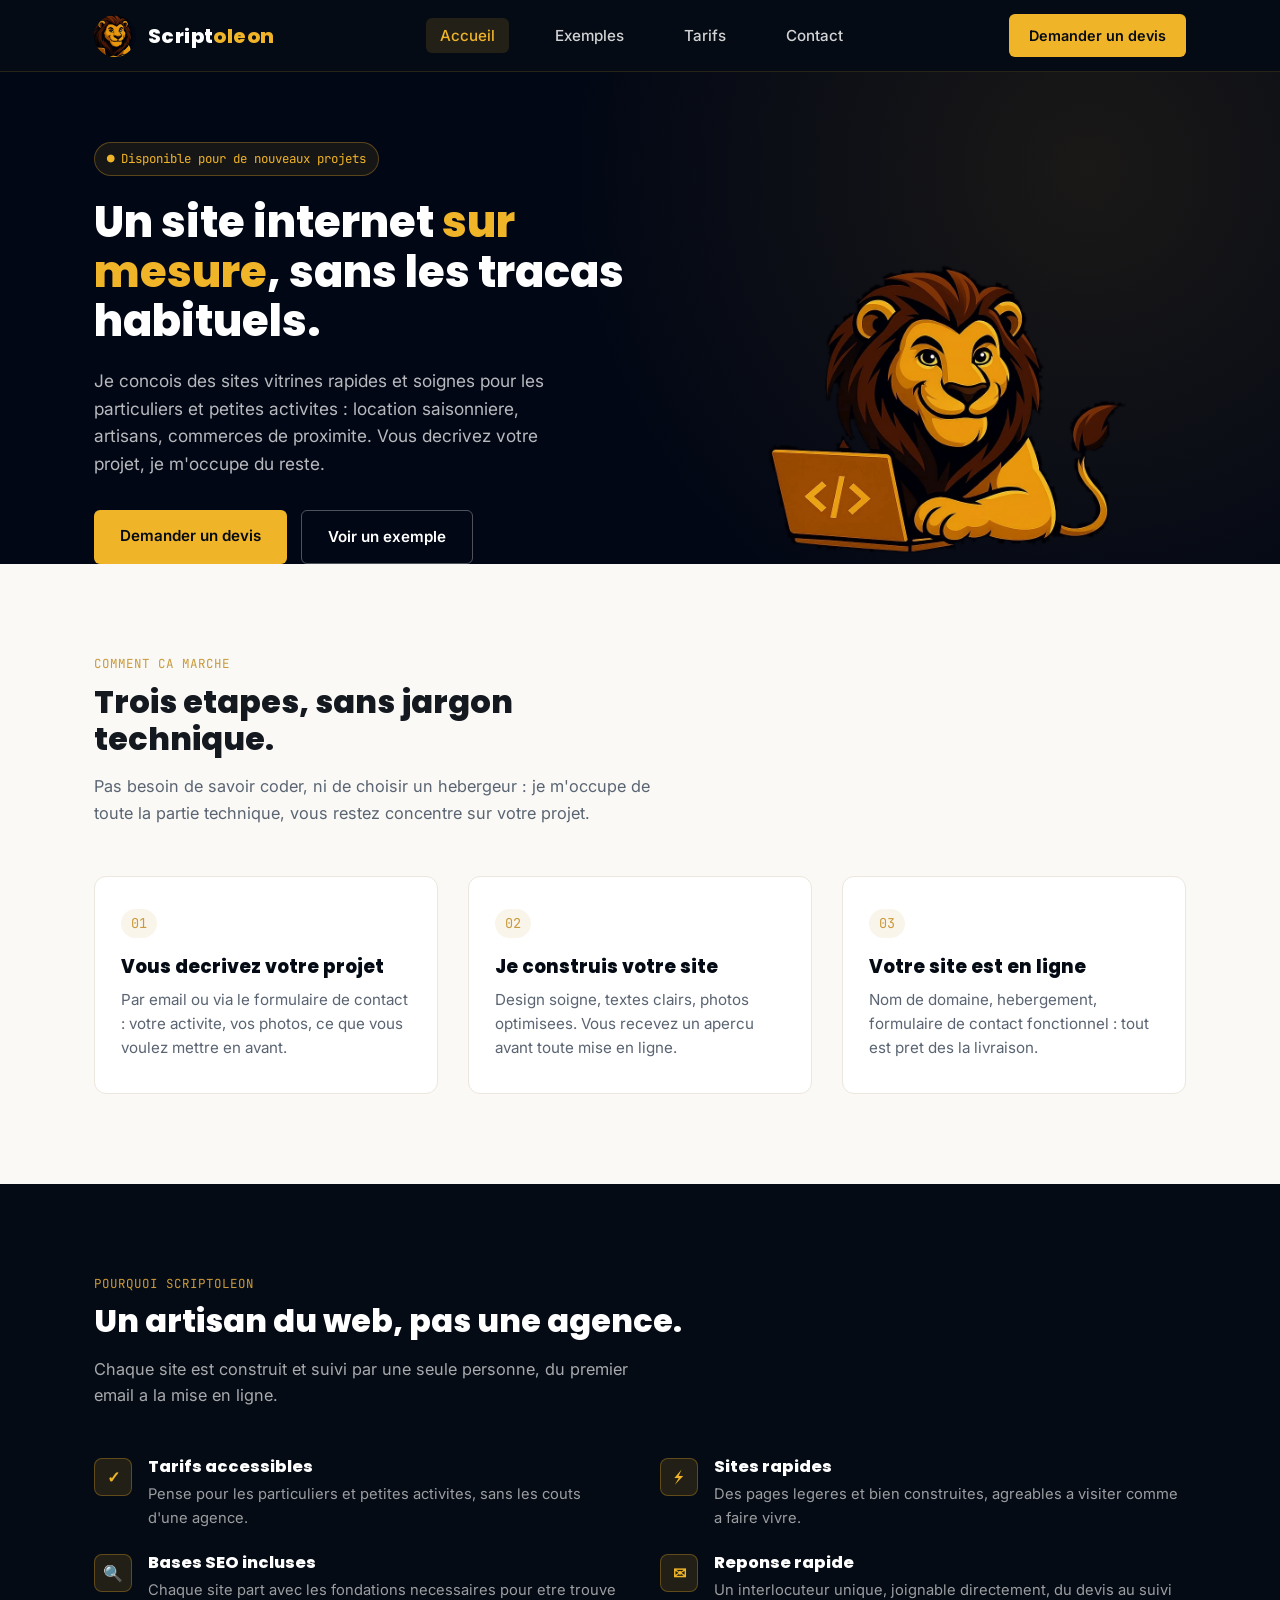
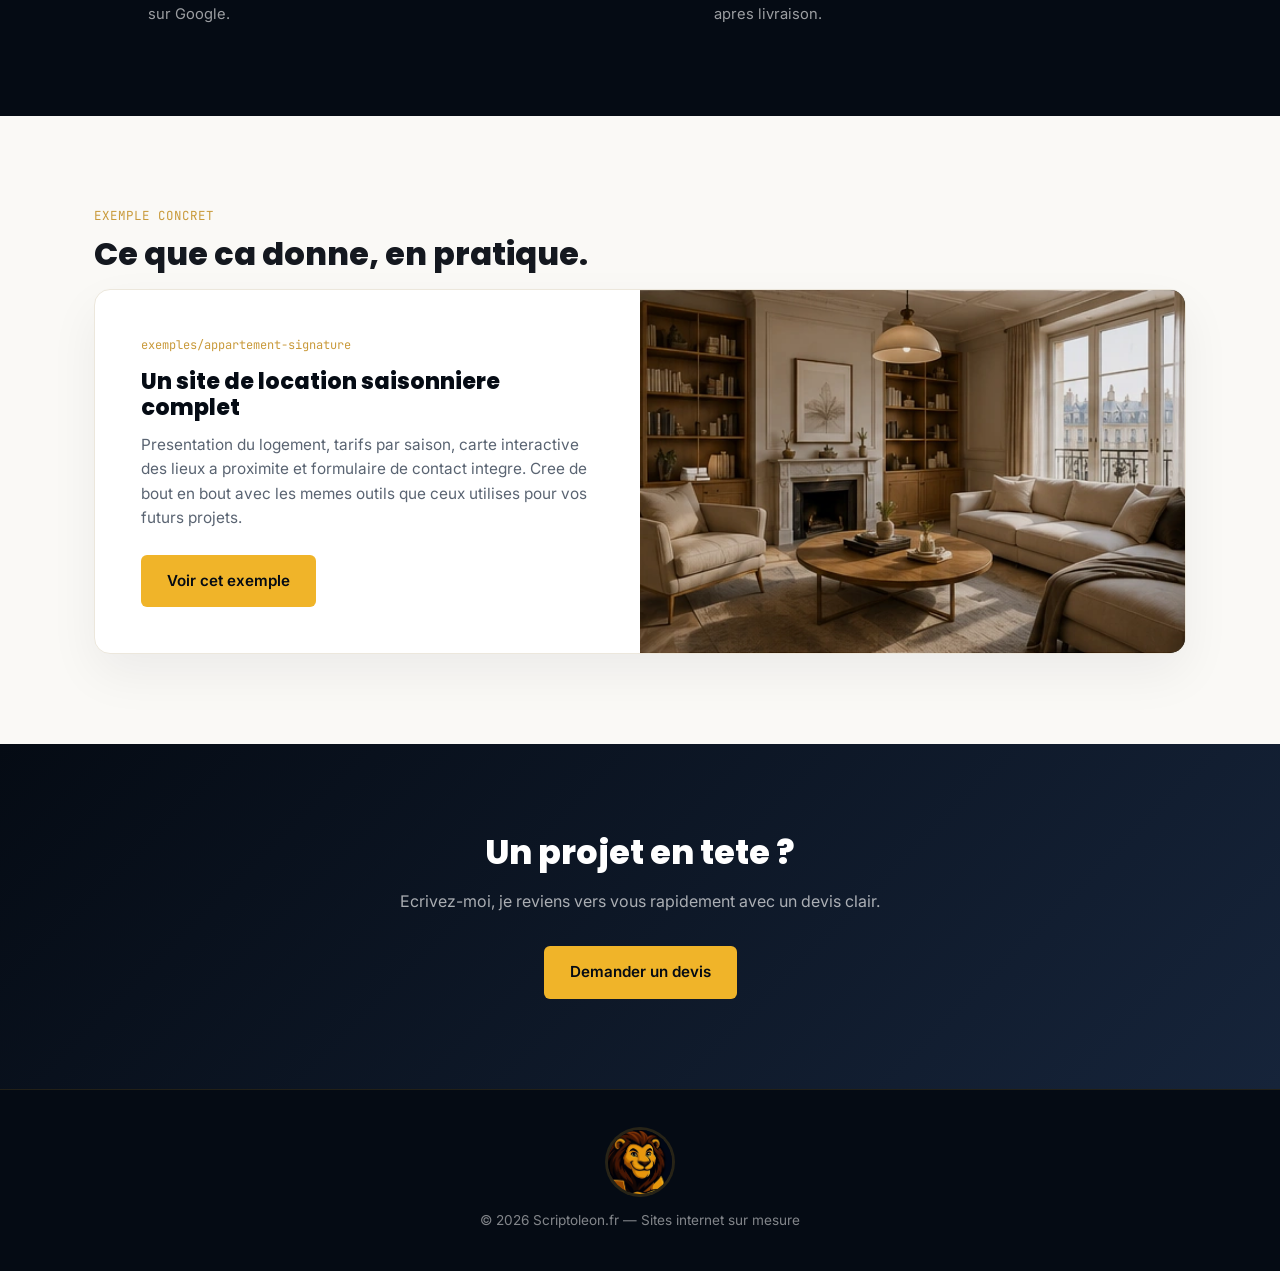
<file: index.html>
<!DOCTYPE html>
<html lang="fr">
<head>
<meta charset="UTF-8">
<meta name="viewport" content="width=device-width, initial-scale=1.0">
<title>Scriptoleon | Creation de sites internet sur mesure</title>
<meta name="description" content="Scriptoleon cree des sites internet sur mesure, rapides et sans mauvaise surprise : studios a louer, artisans, petits commerces. Devis gratuit.">
<meta name="theme-color" content="#050b14">
<link rel="stylesheet" href="styles.css">
</head>
<body>

<nav class="nav-bar">
    <div class="nav-interieur">
        <a href="index.html" class="nav-marque">
            <img src="images/lion-logo.webp" alt="Scriptoleon">
            <span>Script<em>oleon</em></span>
        </a>
        <ul class="nav-liens">
            <li><a href="index.html" class="actif">Accueil</a></li>
            <li><a href="exemples.html">Exemples</a></li>
            <li><a href="tarifs.html">Tarifs</a></li>
            <li><a href="contact.html">Contact</a></li>
        </ul>
        <a href="contact.html" class="nav-cta desktop">Demander un devis</a>
        <button class="nav-burger" id="navBurger" aria-label="Menu" aria-expanded="false">
            <span></span><span></span><span></span>
        </button>
    </div>
    <div class="nav-mobile" id="navMobile">
        <a href="index.html" class="actif">Accueil</a>
        <a href="exemples.html">Exemples</a>
        <a href="tarifs.html">Tarifs</a>
        <a href="contact.html">Contact</a>
        <a href="contact.html" class="nav-cta">Demander un devis</a>
    </div>
</nav>

<header class="hero">
    <div class="hero-interieur">
        <div>
            <span class="hero-eyebrow">● Disponible pour de nouveaux projets</span>
            <h1>Un site internet <em>sur mesure</em>, sans les tracas habituels.</h1>
            <p class="lead">
                Je concois des sites vitrines rapides et soignes pour les particuliers
                et petites activites : location saisonniere, artisans, commerces de
                proximite. Vous decrivez votre projet, je m'occupe du reste.
            </p>
            <div class="hero-boutons">
                <a href="contact.html" class="btn btn-or">Demander un devis</a>
                <a href="exemples.html" class="btn btn-outline">Voir un exemple</a>
            </div>
        </div>
        <div class="hero-image">
            <img src="images/lion-hero.webp" alt="Scriptoleon, cree par Eric">
        </div>
    </div>
</header>

<section>
    <div class="conteneur">
        <span class="section-eyebrow">Comment ca marche</span>
        <h2 class="section-titre">Trois etapes, sans jargon technique.</h2>
        <p class="section-intro">
            Pas besoin de savoir coder, ni de choisir un hebergeur : je m'occupe de
            toute la partie technique, vous restez concentre sur votre projet.
        </p>
        <div class="etapes">
            <div class="etape">
                <span class="numero">01</span>
                <h3>Vous decrivez votre projet</h3>
                <p>Par email ou via le formulaire de contact : votre activite, vos photos, ce que vous voulez mettre en avant.</p>
            </div>
            <div class="etape">
                <span class="numero">02</span>
                <h3>Je construis votre site</h3>
                <p>Design soigne, textes clairs, photos optimisees. Vous recevez un apercu avant toute mise en ligne.</p>
            </div>
            <div class="etape">
                <span class="numero">03</span>
                <h3>Votre site est en ligne</h3>
                <p>Nom de domaine, hebergement, formulaire de contact fonctionnel : tout est pret des la livraison.</p>
            </div>
        </div>
    </div>
</section>

<section class="section-sombre">
    <div class="conteneur">
        <span class="section-eyebrow">Pourquoi Scriptoleon</span>
        <h2 class="section-titre">Un artisan du web, pas une agence.</h2>
        <p class="section-intro">
            Chaque site est construit et suivi par une seule personne, du premier
            email a la mise en ligne.
        </p>
        <div class="atouts">
            <div class="atout">
                <div class="puce">✓</div>
                <div>
                    <h3>Tarifs accessibles</h3>
                    <p>Pense pour les particuliers et petites activites, sans les couts d'une agence.</p>
                </div>
            </div>
            <div class="atout">
                <div class="puce">⚡</div>
                <div>
                    <h3>Sites rapides</h3>
                    <p>Des pages legeres et bien construites, agreables a visiter comme a faire vivre.</p>
                </div>
            </div>
            <div class="atout">
                <div class="puce">🔍</div>
                <div>
                    <h3>Bases SEO incluses</h3>
                    <p>Chaque site part avec les fondations necessaires pour etre trouve sur Google.</p>
                </div>
            </div>
            <div class="atout">
                <div class="puce">✉</div>
                <div>
                    <h3>Reponse rapide</h3>
                    <p>Un interlocuteur unique, joignable directement, du devis au suivi apres livraison.</p>
                </div>
            </div>
        </div>
    </div>
</section>

<section>
    <div class="conteneur">
        <span class="section-eyebrow">Exemple concret</span>
        <h2 class="section-titre">Ce que ca donne, en pratique.</h2>
        <div class="exemple-carte">
            <div class="exemple-texte">
                <span class="exemple-tag mono">exemples/appartement-signature</span>
                <h3>Un site de location saisonniere complet</h3>
                <p>
                    Presentation du logement, tarifs par saison, carte interactive des
                    lieux a proximite et formulaire de contact integre. Cree de bout
                    en bout avec les memes outils que ceux utilises pour vos futurs
                    projets.
                </p>
                <a href="exemples.html" class="btn btn-or" style="align-self:flex-start;">Voir cet exemple</a>
            </div>
            <div class="exemple-image">
                <img src="images/apercu-demo.webp" alt="Exemple de site cree par Scriptoleon">
            </div>
        </div>
    </div>
</section>

<section class="cta-final">
    <div class="conteneur">
        <h2>Un projet en tete ?</h2>
        <p>Ecrivez-moi, je reviens vers vous rapidement avec un devis clair.</p>
        <a href="contact.html" class="btn btn-or">Demander un devis</a>
    </div>
</section>

<footer>
    <div class="conteneur">
        <img src="images/lion-logo.webp" alt="Scriptoleon" class="lion-mini">
        <p>&copy; 2026 Scriptoleon.fr — Sites internet sur mesure</p>
    </div>
</footer>

<script>
    const burger = document.getElementById('navBurger');
    const menuMobile = document.getElementById('navMobile');
    burger.addEventListener('click', () => {
        const ouvert = menuMobile.classList.toggle('ouvert');
        burger.classList.toggle('ouvert', ouvert);
        burger.setAttribute('aria-expanded', ouvert);
    });
</script>
</body>
</html>
</file>
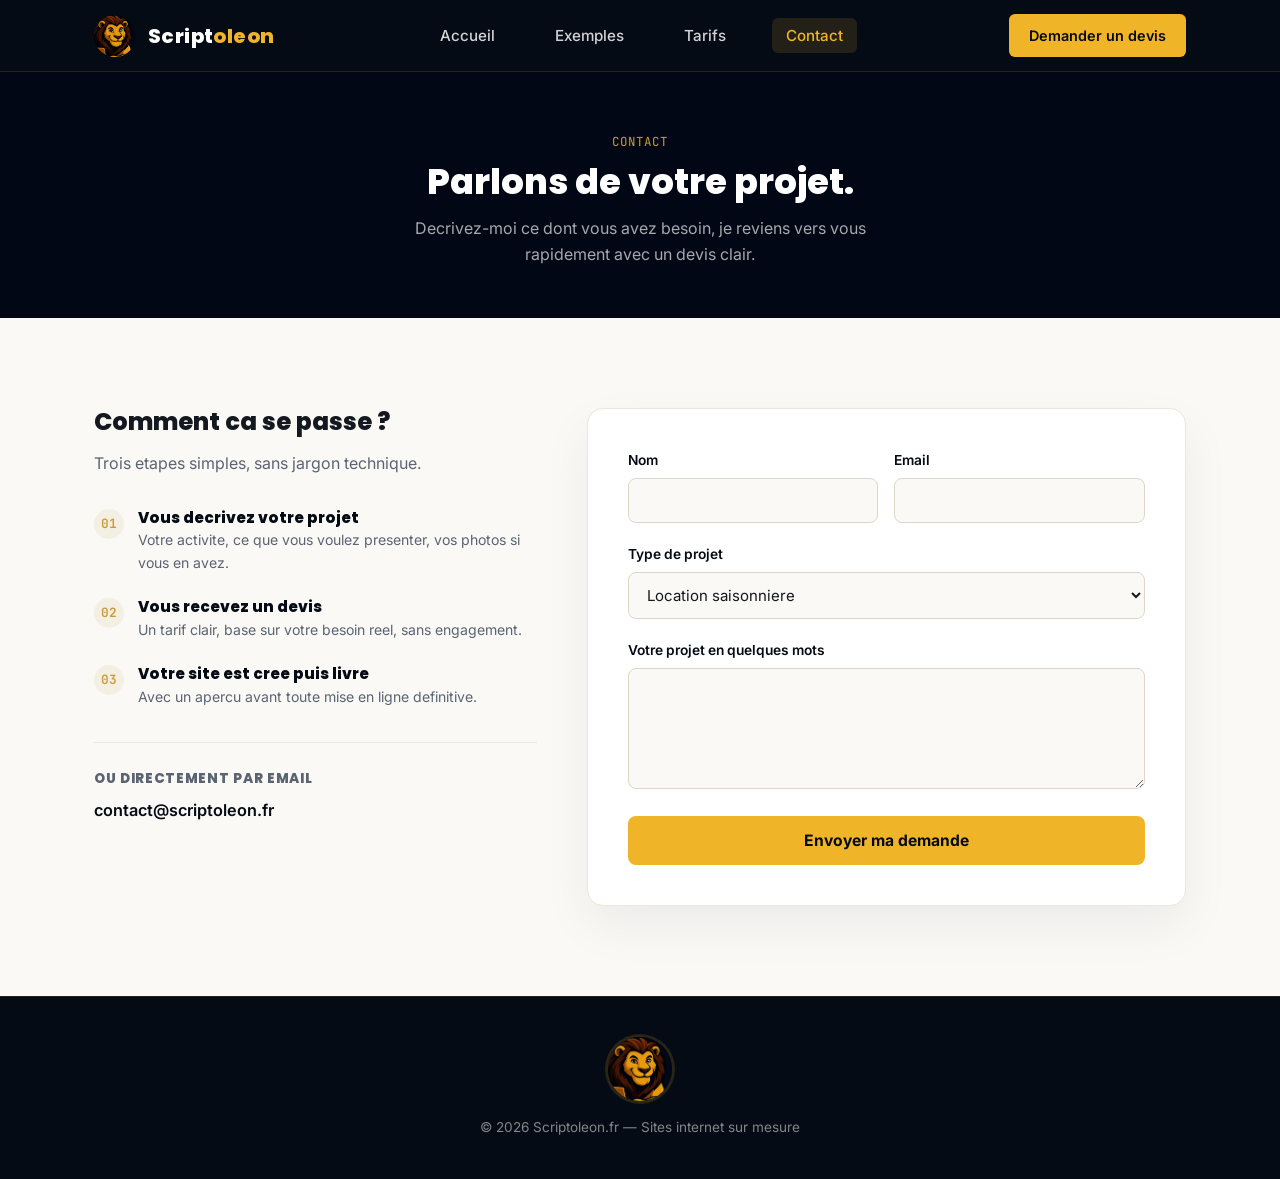
<file: contact.html>
<!DOCTYPE html>
<html lang="fr">
<head>
<meta charset="UTF-8">
<meta name="viewport" content="width=device-width, initial-scale=1.0">
<title>Contact | Scriptoleon</title>
<meta name="description" content="Contactez Scriptoleon pour un devis gratuit et sans engagement pour la creation de votre site internet sur mesure.">
<meta name="theme-color" content="#050b14">
<link rel="stylesheet" href="styles.css">
</head>
<body>

<nav class="nav-bar">
    <div class="nav-interieur">
        <a href="index.html" class="nav-marque">
            <img src="images/lion-logo.webp" alt="Scriptoleon">
            <span>Script<em>oleon</em></span>
        </a>
        <ul class="nav-liens">
            <li><a href="index.html">Accueil</a></li>
            <li><a href="exemples.html">Exemples</a></li>
            <li><a href="tarifs.html">Tarifs</a></li>
            <li><a href="contact.html" class="actif">Contact</a></li>
        </ul>
        <a href="contact.html" class="nav-cta desktop">Demander un devis</a>
        <button class="nav-burger" id="navBurger" aria-label="Menu" aria-expanded="false">
            <span></span><span></span><span></span>
        </button>
    </div>
    <div class="nav-mobile" id="navMobile">
        <a href="index.html">Accueil</a>
        <a href="exemples.html">Exemples</a>
        <a href="tarifs.html">Tarifs</a>
        <a href="contact.html" class="actif">Contact</a>
        <a href="contact.html" class="nav-cta">Demander un devis</a>
    </div>
</nav>

<header class="hero-page">
    <div class="conteneur">
        <span class="section-eyebrow">Contact</span>
        <h1>Parlons de votre projet.</h1>
        <p>Decrivez-moi ce dont vous avez besoin, je reviens vers vous rapidement avec un devis clair.</p>
    </div>
</header>

<section>
    <div class="conteneur">
        <div class="contact-grille-page">

            <div class="contact-infos">
                <h2>Comment ca se passe ?</h2>
                <p>Trois etapes simples, sans jargon technique.</p>

                <div class="contact-etape">
                    <div class="rond">01</div>
                    <div>
                        <h3>Vous decrivez votre projet</h3>
                        <p>Votre activite, ce que vous voulez presenter, vos photos si vous en avez.</p>
                    </div>
                </div>
                <div class="contact-etape">
                    <div class="rond">02</div>
                    <div>
                        <h3>Vous recevez un devis</h3>
                        <p>Un tarif clair, base sur votre besoin reel, sans engagement.</p>
                    </div>
                </div>
                <div class="contact-etape">
                    <div class="rond">03</div>
                    <div>
                        <h3>Votre site est cree puis livre</h3>
                        <p>Avec un apercu avant toute mise en ligne definitive.</p>
                    </div>
                </div>

                <div class="contact-direct">
                    <h3>Ou directement par email</h3>
                    <a href="mailto:contact@scriptoleon.fr">contact@scriptoleon.fr</a>
                </div>
            </div>

            <div class="formulaire-carte">
                <form action="https://api.web3forms.com/submit" method="POST">
                    <input type="hidden" name="access_key" value="3a8a804f-cfa5-4ba0-a32c-ee869c97b37c">
                    <input type="hidden" name="subject" value="Nouvelle demande de devis — Scriptoleon.fr">
                    <input type="checkbox" name="botcheck" style="display:none;">

                    <div class="champs-duo">
                        <div class="champ">
                            <label for="nom">Nom</label>
                            <input type="text" id="nom" name="nom" required>
                        </div>
                        <div class="champ">
                            <label for="email">Email</label>
                            <input type="email" id="email" name="email" required>
                        </div>
                    </div>

                    <div class="champ">
                        <label for="type_projet">Type de projet</label>
                        <select id="type_projet" name="type_projet">
                            <option>Location saisonniere</option>
                            <option>Artisan / commerce</option>
                            <option>Portfolio / independant</option>
                            <option>Autre</option>
                        </select>
                    </div>

                    <div class="champ">
                        <label for="message">Votre projet en quelques mots</label>
                        <textarea id="message" name="message" rows="5" required></textarea>
                    </div>

                    <button type="submit">Envoyer ma demande</button>
                </form>
            </div>

        </div>
    </div>
</section>

<footer>
    <div class="conteneur">
        <img src="images/lion-logo.webp" alt="Scriptoleon" class="lion-mini">
        <p>&copy; 2026 Scriptoleon.fr — Sites internet sur mesure</p>
    </div>
</footer>

<script>
    const burger = document.getElementById('navBurger');
    const menuMobile = document.getElementById('navMobile');
    burger.addEventListener('click', () => {
        const ouvert = menuMobile.classList.toggle('ouvert');
        burger.classList.toggle('ouvert', ouvert);
        burger.setAttribute('aria-expanded', ouvert);
    });
</script>
</body>
</html>
</file>
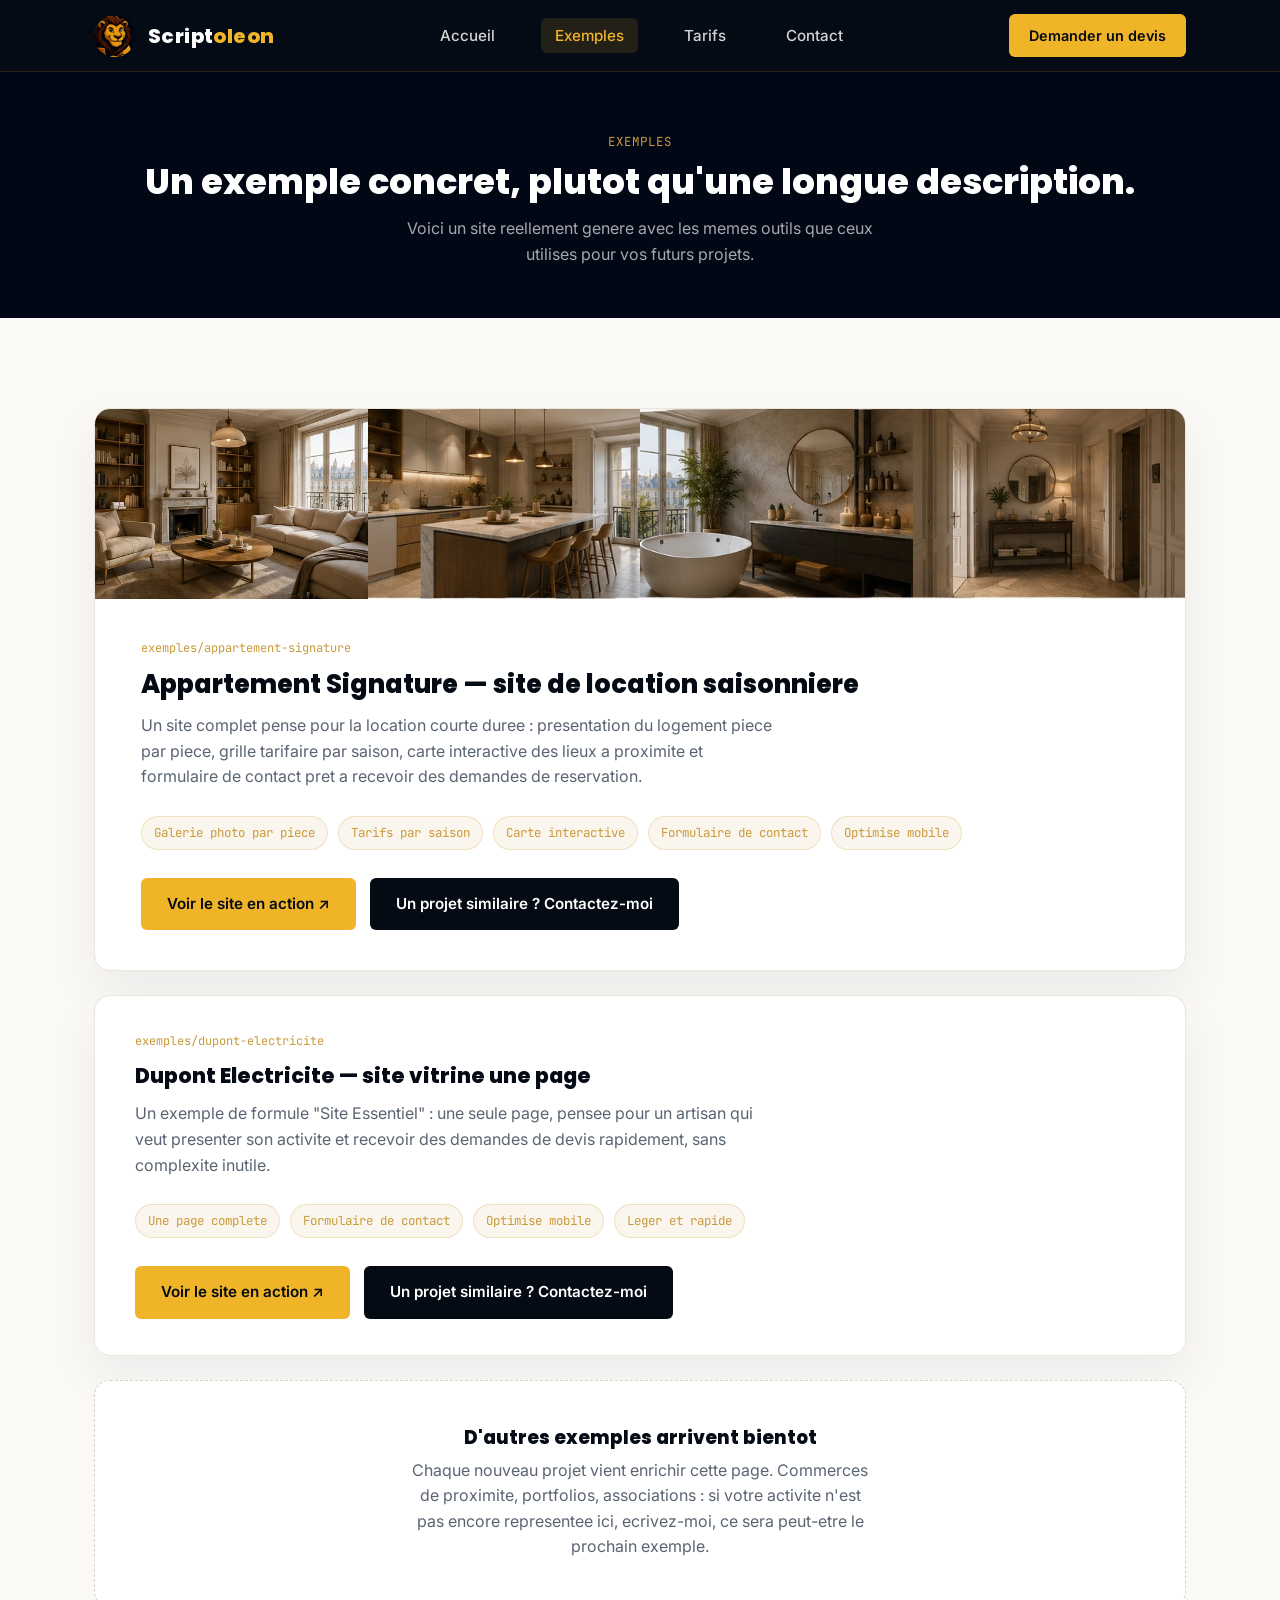
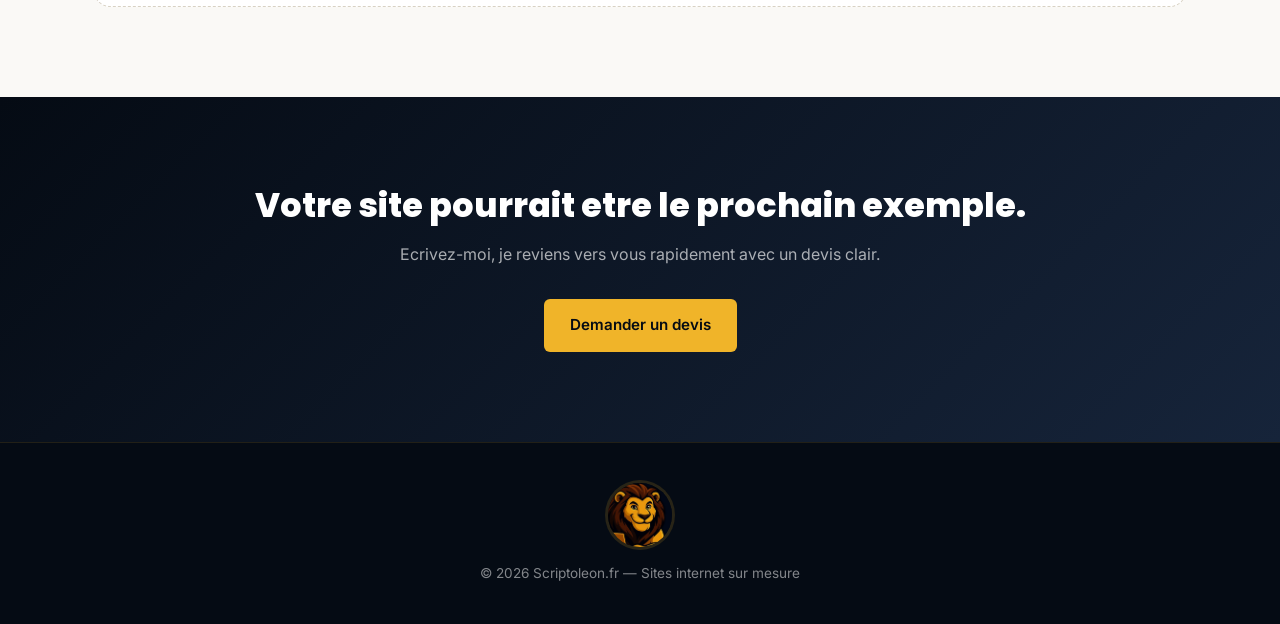
<file: exemples.html>
<!DOCTYPE html>
<html lang="fr">
<head>
<meta charset="UTF-8">
<meta name="viewport" content="width=device-width, initial-scale=1.0">
<title>Exemples | Scriptoleon</title>
<meta name="description" content="Decouvrez un exemple concret de site cree par Scriptoleon : presentation, tarifs, carte interactive et formulaire de contact.">
<meta name="theme-color" content="#050b14">
<link rel="stylesheet" href="styles.css">
</head>
<body>

<nav class="nav-bar">
    <div class="nav-interieur">
        <a href="index.html" class="nav-marque">
            <img src="images/lion-logo.webp" alt="Scriptoleon">
            <span>Script<em>oleon</em></span>
        </a>
        <ul class="nav-liens">
            <li><a href="index.html">Accueil</a></li>
            <li><a href="exemples.html" class="actif">Exemples</a></li>
            <li><a href="tarifs.html">Tarifs</a></li>
            <li><a href="contact.html">Contact</a></li>
        </ul>
        <a href="contact.html" class="nav-cta desktop">Demander un devis</a>
        <button class="nav-burger" id="navBurger" aria-label="Menu" aria-expanded="false">
            <span></span><span></span><span></span>
        </button>
    </div>
    <div class="nav-mobile" id="navMobile">
        <a href="index.html">Accueil</a>
        <a href="exemples.html" class="actif">Exemples</a>
        <a href="tarifs.html">Tarifs</a>
        <a href="contact.html">Contact</a>
        <a href="contact.html" class="nav-cta">Demander un devis</a>
    </div>
</nav>

<header class="hero-page">
    <div class="conteneur">
        <span class="section-eyebrow">Exemples</span>
        <h1>Un exemple concret, plutot qu'une longue description.</h1>
        <p>Voici un site reellement genere avec les memes outils que ceux utilises pour vos futurs projets.</p>
    </div>
</header>

<section>
    <div class="conteneur">

        <div class="exemple-grand">
            <div class="exemple-grille-photos">
                <img src="images/exemple-salon.webp" alt="Salon">
                <img src="images/exemple-cuisine.webp" alt="Cuisine">
                <img src="images/exemple-sdb.webp" alt="Salle de bain">
                <img src="images/exemple-entree.webp" alt="Entree">
            </div>
            <div class="exemple-grand-contenu">
                <span class="exemple-tag mono">exemples/appartement-signature</span>
                <h2>Appartement Signature — site de location saisonniere</h2>
                <p>
                    Un site complet pense pour la location courte duree : presentation
                    du logement piece par piece, grille tarifaire par saison, carte
                    interactive des lieux a proximite et formulaire de contact pret
                    a recevoir des demandes de reservation.
                </p>
                <div class="exemple-fonctionnalites">
                    <span>Galerie photo par piece</span>
                    <span>Tarifs par saison</span>
                    <span>Carte interactive</span>
                    <span>Formulaire de contact</span>
                    <span>Optimise mobile</span>
                </div>
                <div class="exemple-grand-boutons">
                    <a href="https://nemeth-dev.github.io/demo/index.html" class="btn btn-or" target="_blank" rel="noopener">Voir le site en action ↗</a>
                    <a href="contact.html" class="btn btn-navy">Un projet similaire ? Contactez-moi</a>
                </div>
            </div>
        </div>

        <div class="exemple-grand" style="margin-bottom:24px;">
            <div class="exemple-grand-contenu" style="padding:36px 40px;">
                <span class="exemple-tag mono">exemples/dupont-electricite</span>
                <h2 style="font-size:1.3rem;">Dupont Electricite — site vitrine une page</h2>
                <p>
                    Un exemple de formule "Site Essentiel" : une seule page, pensee
                    pour un artisan qui veut presenter son activite et recevoir des
                    demandes de devis rapidement, sans complexite inutile.
                </p>
                <div class="exemple-fonctionnalites">
                    <span>Une page complete</span>
                    <span>Formulaire de contact</span>
                    <span>Optimise mobile</span>
                    <span>Leger et rapide</span>
                </div>
                <div class="exemple-grand-boutons">
                    <a href="https://nemeth-dev.github.io/dupont-electricite/" class="btn btn-or" target="_blank" rel="noopener">Voir le site en action ↗</a>
                    <a href="contact.html" class="btn btn-navy">Un projet similaire ? Contactez-moi</a>
                </div>
            </div>
        </div>

        <div class="a-venir">
            <h3>D'autres exemples arrivent bientot</h3>
            <p>
                Chaque nouveau projet vient enrichir cette page. Commerces de
                proximite, portfolios, associations : si votre activite n'est pas
                encore representee ici, ecrivez-moi, ce sera peut-etre le prochain
                exemple.
            </p>
        </div>

    </div>
</section>

<section class="cta-final">
    <div class="conteneur">
        <h2>Votre site pourrait etre le prochain exemple.</h2>
        <p>Ecrivez-moi, je reviens vers vous rapidement avec un devis clair.</p>
        <a href="contact.html" class="btn btn-or">Demander un devis</a>
    </div>
</section>

<footer>
    <div class="conteneur">
        <img src="images/lion-logo.webp" alt="Scriptoleon" class="lion-mini">
        <p>&copy; 2026 Scriptoleon.fr — Sites internet sur mesure</p>
    </div>
</footer>

<script>
    const burger = document.getElementById('navBurger');
    const menuMobile = document.getElementById('navMobile');
    burger.addEventListener('click', () => {
        const ouvert = menuMobile.classList.toggle('ouvert');
        burger.classList.toggle('ouvert', ouvert);
        burger.setAttribute('aria-expanded', ouvert);
    });
</script>
</body>
</html>
</file>
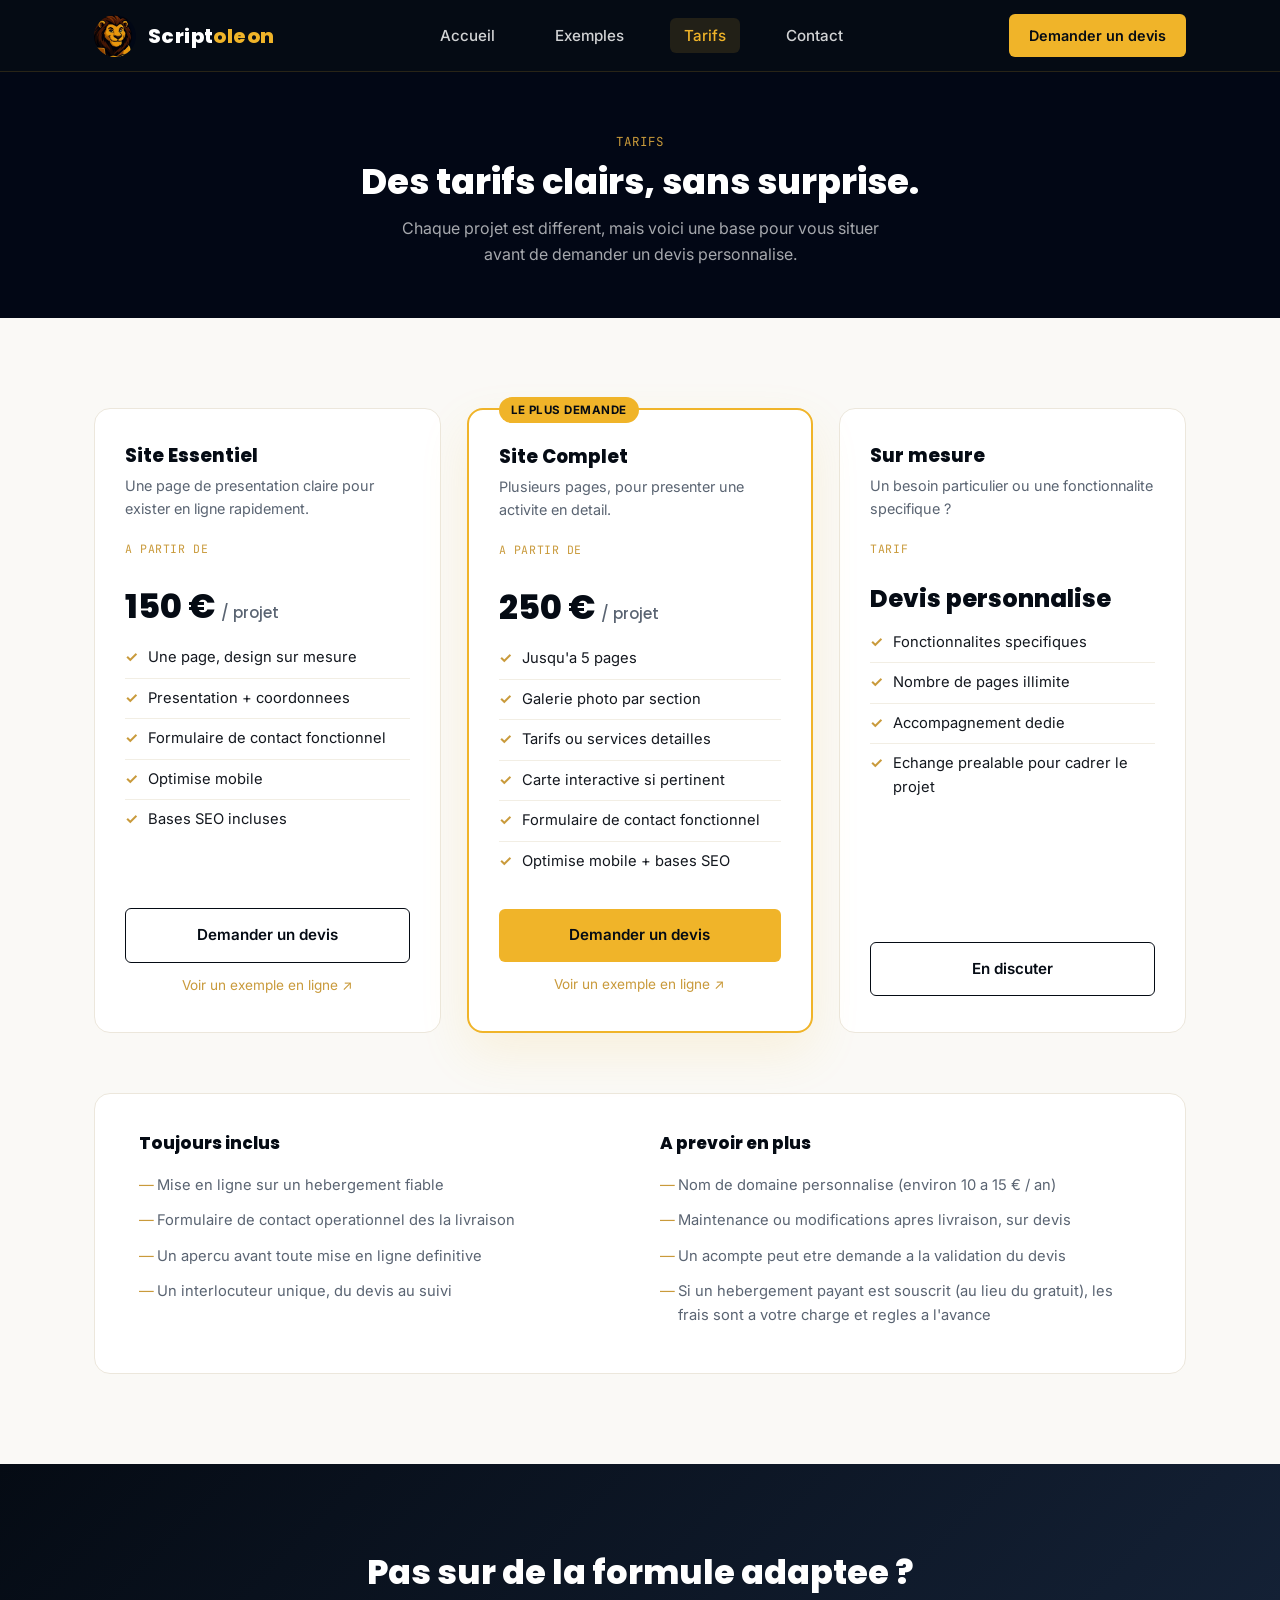
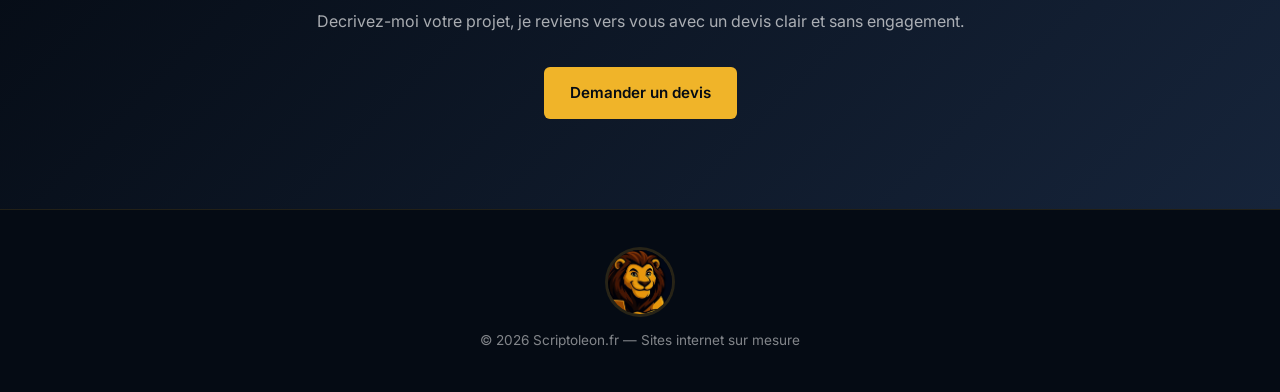
<file: tarifs.html>
<!DOCTYPE html>
<html lang="fr">
<head>
<meta charset="UTF-8">
<meta name="viewport" content="width=device-width, initial-scale=1.0">
<title>Tarifs | Scriptoleon</title>
<meta name="description" content="Des tarifs clairs pour la creation de votre site internet sur mesure : site essentiel, site complet ou projet sur mesure. Devis gratuit.">
<meta name="theme-color" content="#050b14">
<link rel="stylesheet" href="styles.css">
</head>
<body>

<nav class="nav-bar">
    <div class="nav-interieur">
        <a href="index.html" class="nav-marque">
            <img src="images/lion-logo.webp" alt="Scriptoleon">
            <span>Script<em>oleon</em></span>
        </a>
        <ul class="nav-liens">
            <li><a href="index.html">Accueil</a></li>
            <li><a href="exemples.html">Exemples</a></li>
            <li><a href="tarifs.html" class="actif">Tarifs</a></li>
            <li><a href="contact.html">Contact</a></li>
        </ul>
        <a href="contact.html" class="nav-cta desktop">Demander un devis</a>
        <button class="nav-burger" id="navBurger" aria-label="Menu" aria-expanded="false">
            <span></span><span></span><span></span>
        </button>
    </div>
    <div class="nav-mobile" id="navMobile">
        <a href="index.html">Accueil</a>
        <a href="exemples.html">Exemples</a>
        <a href="tarifs.html" class="actif">Tarifs</a>
        <a href="contact.html">Contact</a>
        <a href="contact.html" class="nav-cta">Demander un devis</a>
    </div>
</nav>

<header class="hero-page">
    <div class="conteneur">
        <span class="section-eyebrow">Tarifs</span>
        <h1>Des tarifs clairs, sans surprise.</h1>
        <p>Chaque projet est different, mais voici une base pour vous situer avant de demander un devis personnalise.</p>
    </div>
</header>

<section>
    <div class="conteneur">

        <div class="grille-tarifs">

            <div class="carte-tarif">
                <h3>Site Essentiel</h3>
                <p class="description-carte">Une page de presentation claire pour exister en ligne rapidement.</p>
                <div class="a-partir-de">A partir de</div>
                <div class="prix">150 € <span>/ projet</span></div>
                <ul class="liste-inclus">
                    <li>Une page, design sur mesure</li>
                    <li>Presentation + coordonnees</li>
                    <li>Formulaire de contact fonctionnel</li>
                    <li>Optimise mobile</li>
                    <li>Bases SEO incluses</li>
                </ul>
                <a href="contact.html" class="btn btn-outline" style="color:var(--navy); border-color:var(--navy);">Demander un devis</a>
                <a href="https://nemeth-dev.github.io/dupont-electricite/" target="_blank" rel="noopener" style="display:block; text-align:center; margin-top:12px; font-size:0.85rem; color:var(--or-doux);">Voir un exemple en ligne ↗</a>
            </div>

            <div class="carte-tarif mise-en-avant">
                <span class="badge-populaire">Le plus demande</span>
                <h3>Site Complet</h3>
                <p class="description-carte">Plusieurs pages, pour presenter une activite en detail.</p>
                <div class="a-partir-de">A partir de</div>
                <div class="prix">250 € <span>/ projet</span></div>
                <ul class="liste-inclus">
                    <li>Jusqu'a 5 pages</li>
                    <li>Galerie photo par section</li>
                    <li>Tarifs ou services detailles</li>
                    <li>Carte interactive si pertinent</li>
                    <li>Formulaire de contact fonctionnel</li>
                    <li>Optimise mobile + bases SEO</li>
                </ul>
                <a href="contact.html" class="btn btn-or">Demander un devis</a>
                <a href="https://nemeth-dev.github.io/demo/index.html" target="_blank" rel="noopener" style="display:block; text-align:center; margin-top:12px; font-size:0.85rem; color:var(--or-doux);">Voir un exemple en ligne ↗</a>
            </div>

            <div class="carte-tarif">
                <h3>Sur mesure</h3>
                <p class="description-carte">Un besoin particulier ou une fonctionnalite specifique ?</p>
                <div class="a-partir-de">Tarif</div>
                <div class="prix" style="font-size:1.5rem;">Devis personnalise</div>
                <ul class="liste-inclus">
                    <li>Fonctionnalites specifiques</li>
                    <li>Nombre de pages illimite</li>
                    <li>Accompagnement dedie</li>
                    <li>Echange prealable pour cadrer le projet</li>
                </ul>
                <a href="contact.html" class="btn btn-outline" style="color:var(--navy); border-color:var(--navy);">En discuter</a>
            </div>

        </div>

        <div class="precisions">
            <div>
                <h3>Toujours inclus</h3>
                <ul>
                    <li>Mise en ligne sur un hebergement fiable</li>
                    <li>Formulaire de contact operationnel des la livraison</li>
                    <li>Un apercu avant toute mise en ligne definitive</li>
                    <li>Un interlocuteur unique, du devis au suivi</li>
                </ul>
            </div>
            <div>
                <h3>A prevoir en plus</h3>
                <ul>
                    <li>Nom de domaine personnalise (environ 10 a 15 € / an)</li>
                    <li>Maintenance ou modifications apres livraison, sur devis</li>
                    <li>Un acompte peut etre demande a la validation du devis</li>
                    <li>Si un hebergement payant est souscrit (au lieu du gratuit), les frais sont a votre charge et regles a l'avance</li>
                </ul>
            </div>
        </div>

    </div>
</section>

<section class="cta-final">
    <div class="conteneur">
        <h2>Pas sur de la formule adaptee ?</h2>
        <p>Decrivez-moi votre projet, je reviens vers vous avec un devis clair et sans engagement.</p>
        <a href="contact.html" class="btn btn-or">Demander un devis</a>
    </div>
</section>

<footer>
    <div class="conteneur">
        <img src="images/lion-logo.webp" alt="Scriptoleon" class="lion-mini">
        <p>&copy; 2026 Scriptoleon.fr — Sites internet sur mesure</p>
    </div>
</footer>

<script>
    const burger = document.getElementById('navBurger');
    const menuMobile = document.getElementById('navMobile');
    burger.addEventListener('click', () => {
        const ouvert = menuMobile.classList.toggle('ouvert');
        burger.classList.toggle('ouvert', ouvert);
        burger.setAttribute('aria-expanded', ouvert);
    });
</script>
</body>
</html>
</file>
<file: styles.css>
/* ============================================================
   SCRIPTOLEON.FR — Feuille de styles principale
   Palette : bleu marine + or (identite propre du createur,
   distincte du chocolat/or utilise pour les sites clients)
   ============================================================ */

@import url('https://fonts.googleapis.com/css2?family=Poppins:wght@600;700;800&family=Inter:wght@400;500;600&family=JetBrains+Mono:wght@400;500&display=swap');

:root {
    --navy: #050b14;
    --navy-2: #0d1826;
    --navy-3: #16243a;
    --or: #f0b429;
    --or-doux: #c99a3b;
    --creme: #faf9f6;
    --texte-sombre: #14181f;
    --texte-att: #5a6472;
    --blanc: #ffffff;
}

* { box-sizing: border-box; margin: 0; padding: 0; -webkit-tap-highlight-color: transparent; }

html { scroll-behavior: smooth; }

body {
    font-family: 'Inter', sans-serif;
    color: var(--texte-sombre);
    background: var(--creme);
    line-height: 1.6;
}

h1, h2, h3 {
    font-family: 'Poppins', sans-serif;
    font-weight: 800;
    line-height: 1.15;
}

.mono {
    font-family: 'JetBrains Mono', monospace;
}

a { text-decoration: none; color: inherit; }

img { max-width: 100%; display: block; }

.conteneur {
    max-width: 1140px;
    margin: 0 auto;
    padding: 0 24px;
}

/* ============================================================
   NAVIGATION
   ============================================================ */
.nav-bar {
    background: var(--navy);
    position: sticky;
    top: 0;
    z-index: 100;
    border-bottom: 1px solid rgba(240, 180, 41, 0.15);
}

.nav-interieur {
    max-width: 1140px;
    margin: 0 auto;
    padding: 14px 24px;
    display: flex;
    align-items: center;
    justify-content: space-between;
}

.nav-marque {
    display: flex;
    align-items: center;
    gap: 12px;
}

.nav-marque img {
    width: 42px;
    height: 42px;
    border-radius: 50%;
    object-fit: cover;
}

.nav-marque span {
    font-family: 'Poppins', sans-serif;
    font-weight: 800;
    font-size: 1.25rem;
    color: var(--blanc);
    letter-spacing: 0.02em;
}

.nav-marque span em {
    font-style: normal;
    color: var(--or);
}

.nav-liens {
    display: flex;
    gap: 32px;
    list-style: none;
}

.nav-liens a {
    color: rgba(255,255,255,0.82);
    font-size: 0.95rem;
    font-weight: 500;
    padding: 8px 14px;
    border-radius: 6px;
    transition: color 0.2s, background 0.2s;
}

.nav-liens a:hover {
    color: var(--or);
    background: rgba(240, 180, 41, 0.09);
}

.nav-liens a.actif {
    color: var(--or);
    background: rgba(240, 180, 41, 0.12);
}

.nav-cta {
    background: var(--or);
    color: var(--navy) !important;
    padding: 10px 20px;
    border-radius: 6px;
    font-weight: 600;
    font-size: 0.9rem;
    transition: transform 0.15s, box-shadow 0.15s;
}

.nav-cta:hover {
    transform: translateY(-1px);
    box-shadow: 0 6px 16px rgba(240, 180, 41, 0.35);
}

.nav-burger {
    display: none;
    flex-direction: column;
    gap: 5px;
    background: none;
    border: none;
    cursor: pointer;
    padding: 6px;
    z-index: 110;
}
.nav-burger span {
    width: 24px;
    height: 2px;
    background: var(--or);
    transition: transform 0.25s, opacity 0.25s;
}
.nav-burger.ouvert span:nth-child(1) { transform: translateY(7px) rotate(45deg); }
.nav-burger.ouvert span:nth-child(2) { opacity: 0; }
.nav-burger.ouvert span:nth-child(3) { transform: translateY(-7px) rotate(-45deg); }

.nav-mobile {
    display: none;
    flex-direction: column;
    background: var(--navy-2);
    border-top: 1px solid rgba(240,180,41,0.15);
    padding: 10px 24px 20px;
}
.nav-mobile.ouvert { display: flex; }

.nav-mobile a {
    color: rgba(255,255,255,0.82);
    padding: 13px 10px;
    font-weight: 500;
    border-radius: 6px;
    transition: color 0.2s, background 0.2s;
}
.nav-mobile a:hover,
.nav-mobile a.actif {
    color: var(--or);
    background: rgba(240, 180, 41, 0.09);
}
.nav-mobile .nav-cta {
    display: inline-block;
    text-align: center;
    margin-top: 10px;
    background: var(--or) !important;
    color: var(--navy) !important;
}
.nav-mobile .nav-cta:hover {
    background: var(--or) !important;
    transform: translateY(-1px);
}

/* ============================================================
   HERO
   ============================================================ */
.hero {
    background: #020715;
    background-image:
        radial-gradient(circle at 85% 20%, rgba(240,180,41,0.10), transparent 45%);
    padding: 70px 0 0 0;
    overflow: hidden;
}

.hero-interieur {
    max-width: 1140px;
    margin: 0 auto;
    padding: 0 24px;
    display: grid;
    grid-template-columns: 1.1fr 0.9fr;
    align-items: center;
    gap: 40px;
}

.hero-eyebrow {
    display: inline-flex;
    align-items: center;
    gap: 8px;
    font-family: 'JetBrains Mono', monospace;
    font-size: 0.78rem;
    color: var(--or);
    background: rgba(240, 180, 41, 0.09);
    border: 1px solid rgba(240, 180, 41, 0.3);
    padding: 6px 12px;
    border-radius: 100px;
    margin-bottom: 22px;
}

.hero h1 {
    color: var(--blanc);
    font-size: 2.7rem;
    margin-bottom: 20px;
}

.hero h1 em {
    font-style: normal;
    color: var(--or);
}

.hero p.lead {
    color: rgba(255,255,255,0.72);
    font-size: 1.08rem;
    max-width: 480px;
    margin-bottom: 32px;
}

.hero-boutons {
    display: flex;
    gap: 14px;
    flex-wrap: wrap;
}

.btn {
    display: inline-block;
    padding: 14px 26px;
    border-radius: 6px;
    font-weight: 600;
    font-size: 0.95rem;
    transition: transform 0.15s, box-shadow 0.15s, background 0.15s;
}

.btn-or {
    background: var(--or);
    color: var(--navy);
}
.btn-or:hover {
    transform: translateY(-2px);
    box-shadow: 0 10px 24px rgba(240, 180, 41, 0.3);
}
.btn-or:active,
.btn-or:focus,
.btn-or:visited {
    background: var(--or);
    color: var(--navy);
}

.btn-outline {
    background: transparent;
    color: var(--blanc);
    border: 1px solid rgba(255,255,255,0.3);
}
.btn-outline:hover {
    border-color: var(--or);
    color: var(--or);
}

.hero-image {
    position: relative;
    display: flex;
    justify-content: center;
    align-self: end;
}
.hero-image img {
    width: 100%;
    max-width: 460px;
}

/* ============================================================
   TERMINAL DECORATIF (element signature)
   ============================================================ */
.terminal {
    background: var(--navy-2);
    border: 1px solid rgba(240,180,41,0.2);
    border-radius: 10px;
    overflow: hidden;
    font-family: 'JetBrains Mono', monospace;
    font-size: 0.85rem;
    box-shadow: 0 20px 50px rgba(0,0,0,0.35);
}
.terminal-barre {
    background: var(--navy-3);
    padding: 10px 14px;
    display: flex;
    gap: 6px;
}
.terminal-barre span {
    width: 10px; height: 10px; border-radius: 50%;
    background: rgba(255,255,255,0.2);
}
.terminal-corps {
    padding: 18px 20px;
    color: #cdd6e3;
}
.terminal-corps .prompt { color: var(--or); }
.terminal-corps .succes { color: #7bc98d; }
.terminal-corps div { margin-bottom: 6px; }

/* ============================================================
   SECTIONS GENERALES
   ============================================================ */
section {
    padding: 90px 0;
}

.section-eyebrow {
    font-family: 'JetBrains Mono', monospace;
    font-size: 0.78rem;
    color: var(--or-doux);
    text-transform: uppercase;
    letter-spacing: 0.08em;
    margin-bottom: 10px;
    display: block;
}

.section-titre {
    font-size: 2rem;
    margin-bottom: 16px;
    max-width: 600px;
}

.section-intro {
    color: var(--texte-att);
    max-width: 560px;
    margin-bottom: 50px;
    font-size: 1.02rem;
}

/* --- Etapes (processus, numerotation justifiee : ordre reel) --- */
.etapes {
    display: grid;
    grid-template-columns: repeat(3, 1fr);
    gap: 30px;
}

.etape {
    background: var(--blanc);
    border: 1px solid #ece7dc;
    border-radius: 12px;
    padding: 32px 26px;
    position: relative;
}

.etape .numero {
    font-family: 'JetBrains Mono', monospace;
    font-size: 0.85rem;
    color: var(--or-doux);
    background: rgba(201, 154, 59, 0.1);
    display: inline-block;
    padding: 4px 10px;
    border-radius: 100px;
    margin-bottom: 18px;
}

.etape h3 {
    font-size: 1.15rem;
    margin-bottom: 10px;
    color: var(--navy);
}

.etape p {
    color: var(--texte-att);
    font-size: 0.95rem;
}

/* --- Section sombre (pourquoi Scriptoleon) --- */
.section-sombre {
    background: var(--navy);
    color: var(--blanc);
}
.section-sombre .section-titre { color: var(--blanc); }
.section-sombre .section-intro { color: rgba(255,255,255,0.65); }

.atouts {
    display: grid;
    grid-template-columns: repeat(2, 1fr);
    gap: 24px 40px;
}

.atout {
    display: flex;
    gap: 16px;
}

.atout .puce {
    width: 38px; height: 38px;
    background: rgba(240,180,41,0.12);
    border: 1px solid rgba(240,180,41,0.3);
    border-radius: 8px;
    display: flex; align-items: center; justify-content: center;
    color: var(--or);
    font-family: 'JetBrains Mono', monospace;
    font-weight: 600;
    flex-shrink: 0;
}

.atout h3 {
    font-size: 1.02rem;
    margin-bottom: 6px;
    color: var(--blanc);
}
.atout p {
    color: rgba(255,255,255,0.6);
    font-size: 0.92rem;
}

/* --- Exemple concret --- */
.exemple-carte {
    background: var(--blanc);
    border: 1px solid #ece7dc;
    border-radius: 16px;
    overflow: hidden;
    display: grid;
    grid-template-columns: 1fr 1fr;
    box-shadow: 0 20px 50px rgba(20, 24, 31, 0.06);
}

.exemple-texte {
    padding: 46px;
    display: flex;
    flex-direction: column;
    justify-content: center;
}

.exemple-tag {
    font-family: 'JetBrains Mono', monospace;
    font-size: 0.75rem;
    color: var(--or-doux);
    margin-bottom: 14px;
}

.exemple-texte h3 {
    color: var(--navy);
    font-size: 1.4rem;
    margin-bottom: 12px;
}
.exemple-texte p {
    color: var(--texte-att);
    margin-bottom: 24px;
    font-size: 0.96rem;
}

.exemple-image {
    background: var(--navy);
    position: relative;
}
.exemple-image img {
    width: 100%;
    height: 100%;
    object-fit: cover;
    opacity: 0.92;
}

/* --- CTA final --- */
.cta-final {
    background: linear-gradient(135deg, var(--navy) 0%, var(--navy-3) 100%);
    text-align: center;
    padding: 90px 0;
}
.cta-final h2 {
    color: var(--blanc);
    font-size: 2.1rem;
    margin-bottom: 16px;
}
.cta-final p {
    color: rgba(255,255,255,0.65);
    margin-bottom: 32px;
}

/* ============================================================
   FOOTER
   ============================================================ */
footer {
    background: var(--navy);
    border-top: 1px solid rgba(240,180,41,0.12);
    padding: 40px 0;
    text-align: center;
}
footer p {
    color: rgba(255,255,255,0.5);
    font-size: 0.85rem;
}
footer .lion-mini {
    width: 64px; height: 64px;
    border-radius: 50%;
    object-fit: cover;
    margin: 0 auto 16px;
    box-shadow: 0 0 0 3px rgba(240,180,41,0.15);
}

/* ============================================================
   PAGES SECONDAIRES — petit hero
   ============================================================ */
.hero-page {
    background: #020715;
    padding: 60px 0 50px;
    text-align: center;
}
.hero-page .section-eyebrow { justify-content: center; display: flex; }
.hero-page h1 {
    color: var(--blanc);
    font-size: 2.2rem;
    margin-bottom: 14px;
}
.hero-page p {
    color: rgba(255,255,255,0.65);
    max-width: 520px;
    margin: 0 auto;
}

/* ============================================================
   GALERIE D'EXEMPLES
   ============================================================ */
.exemple-grand {
    background: var(--blanc);
    border: 1px solid #ece7dc;
    border-radius: 16px;
    overflow: hidden;
    box-shadow: 0 20px 50px rgba(20, 24, 31, 0.06);
    margin-bottom: 24px;
}

.exemple-grille-photos {
    display: grid;
    grid-template-columns: repeat(4, 1fr);
}
.exemple-grille-photos img {
    width: 100%;
    height: 190px;
    object-fit: cover;
}

.exemple-grand-contenu {
    padding: 40px 46px;
}

.exemple-grand-contenu .exemple-tag {
    margin-bottom: 12px;
    display: block;
}

.exemple-grand-contenu h2 {
    color: var(--navy);
    font-size: 1.6rem;
    margin-bottom: 14px;
}

.exemple-grand-contenu p {
    color: var(--texte-att);
    max-width: 640px;
    margin-bottom: 26px;
}

.exemple-fonctionnalites {
    display: flex;
    flex-wrap: wrap;
    gap: 10px;
    margin-bottom: 28px;
}
.exemple-fonctionnalites span {
    font-family: 'JetBrains Mono', monospace;
    font-size: 0.78rem;
    background: rgba(201, 154, 59, 0.09);
    color: var(--or-doux);
    border: 1px solid rgba(201, 154, 59, 0.25);
    padding: 6px 12px;
    border-radius: 100px;
}

.exemple-grand-boutons {
    display: flex;
    gap: 14px;
    flex-wrap: wrap;
}

.btn-navy {
    background: var(--navy);
    color: var(--blanc);
}
.btn-navy:hover {
    transform: translateY(-2px);
    box-shadow: 0 10px 24px rgba(5, 11, 20, 0.25);
}

.a-venir {
    background: var(--blanc);
    border: 1px dashed #d8d2c4;
    border-radius: 16px;
    padding: 46px;
    text-align: center;
}
.a-venir h3 {
    color: var(--navy);
    font-size: 1.15rem;
    margin-bottom: 10px;
}
.a-venir p {
    color: var(--texte-att);
    max-width: 460px;
    margin: 0 auto;
}

@media (max-width: 860px) {
    .exemple-grille-photos { grid-template-columns: repeat(2, 1fr); }
}

/* ============================================================
   CARTES TARIFAIRES
   ============================================================ */
.grille-tarifs {
    display: grid;
    grid-template-columns: repeat(3, 1fr);
    gap: 26px;
    margin-bottom: 60px;
}

.carte-tarif {
    background: var(--blanc);
    border: 1px solid #ece7dc;
    border-radius: 16px;
    padding: 36px 30px;
    display: flex;
    flex-direction: column;
}

.carte-tarif.mise-en-avant {
    border: 2px solid var(--or);
    box-shadow: 0 20px 50px rgba(240, 180, 41, 0.12);
    position: relative;
}

.badge-populaire {
    position: absolute;
    top: -13px;
    left: 30px;
    background: var(--or);
    color: var(--navy);
    font-size: 0.72rem;
    font-weight: 700;
    padding: 4px 12px;
    border-radius: 100px;
    text-transform: uppercase;
    letter-spacing: 0.04em;
}

.carte-tarif h3 {
    color: var(--navy);
    font-size: 1.15rem;
    margin-bottom: 8px;
}

.carte-tarif .description-carte {
    color: var(--texte-att);
    font-size: 0.9rem;
    margin-bottom: 20px;
}

.carte-tarif .prix {
    font-family: 'Poppins', sans-serif;
    font-weight: 800;
    font-size: 2.1rem;
    color: var(--navy);
    margin-bottom: 4px;
}
.carte-tarif .prix span {
    font-size: 0.95rem;
    font-weight: 500;
    color: var(--texte-att);
}

.carte-tarif .a-partir-de {
    font-family: 'JetBrains Mono', monospace;
    font-size: 0.72rem;
    color: var(--or-doux);
    text-transform: uppercase;
    letter-spacing: 0.05em;
    margin-bottom: 22px;
}

.liste-inclus {
    list-style: none;
    margin-bottom: 28px;
    flex-grow: 1;
}
.liste-inclus li {
    display: flex;
    gap: 10px;
    padding: 8px 0;
    font-size: 0.92rem;
    color: var(--texte-sombre);
    border-bottom: 1px solid #f2eee4;
}
.liste-inclus li:last-child { border-bottom: none; }
.liste-inclus li::before {
    content: "✓";
    color: var(--or-doux);
    font-weight: 700;
    flex-shrink: 0;
}

.carte-tarif .btn { text-align: center; }

.precisions {
    background: var(--blanc);
    border: 1px solid #ece7dc;
    border-radius: 16px;
    padding: 40px 44px;
    display: grid;
    grid-template-columns: 1fr 1fr;
    gap: 40px;
}
.precisions h3 {
    color: var(--navy);
    font-size: 1.05rem;
    margin-bottom: 14px;
}
.precisions ul {
    list-style: none;
}
.precisions li {
    color: var(--texte-att);
    font-size: 0.92rem;
    padding: 6px 0;
    padding-left: 18px;
    position: relative;
}
.precisions li::before {
    content: "—";
    position: absolute;
    left: 0;
    color: var(--or-doux);
}

@media (max-width: 860px) {
    .grille-tarifs { grid-template-columns: 1fr; }
    .precisions { grid-template-columns: 1fr; }
}

/* ============================================================
   PAGE CONTACT
   ============================================================ */
.contact-grille-page {
    display: grid;
    grid-template-columns: 0.85fr 1.15fr;
    gap: 50px;
    align-items: start;
}

.contact-infos h2 {
    font-size: 1.5rem;
    margin-bottom: 16px;
}
.contact-infos > p {
    color: var(--texte-att);
    margin-bottom: 32px;
}

.contact-etape {
    display: flex;
    gap: 14px;
    margin-bottom: 24px;
}
.contact-etape .rond {
    width: 30px; height: 30px;
    background: rgba(201, 154, 59, 0.1);
    color: var(--or-doux);
    border-radius: 50%;
    display: flex; align-items: center; justify-content: center;
    font-family: 'JetBrains Mono', monospace;
    font-size: 0.8rem;
    font-weight: 600;
    flex-shrink: 0;
}
.contact-etape h3 {
    font-size: 0.95rem;
    color: var(--navy);
    margin-bottom: 3px;
}
.contact-etape p {
    color: var(--texte-att);
    font-size: 0.88rem;
}

.contact-direct {
    margin-top: 34px;
    padding-top: 28px;
    border-top: 1px solid #ece7dc;
}
.contact-direct h3 {
    font-size: 0.85rem;
    color: var(--texte-att);
    text-transform: uppercase;
    letter-spacing: 0.05em;
    margin-bottom: 10px;
}
.contact-direct a {
    color: var(--navy);
    font-weight: 600;
    font-size: 1.02rem;
}

.formulaire-carte {
    background: var(--blanc);
    border: 1px solid #ece7dc;
    border-radius: 16px;
    padding: 40px;
    box-shadow: 0 20px 50px rgba(20, 24, 31, 0.06);
}

.champ { margin-bottom: 20px; }
.champ label {
    display: block;
    font-size: 0.86rem;
    font-weight: 600;
    color: var(--navy);
    margin-bottom: 7px;
}
.champ input, .champ select, .champ textarea {
    width: 100%;
    padding: 12px 14px;
    border: 1px solid #dcd6c9;
    border-radius: 8px;
    font-family: 'Inter', sans-serif;
    font-size: 0.94rem;
    color: var(--texte-sombre);
    background: var(--creme);
}
.champ input:focus, .champ select:focus, .champ textarea:focus {
    outline: none;
    border-color: var(--or-doux);
    background: var(--blanc);
}
.champs-duo {
    display: grid;
    grid-template-columns: 1fr 1fr;
    gap: 16px;
}

.formulaire-carte button {
    width: 100%;
    background: var(--or);
    color: var(--navy);
    border: none;
    padding: 15px;
    border-radius: 8px;
    font-weight: 700;
    font-size: 0.98rem;
    cursor: pointer;
    font-family: 'Inter', sans-serif;
    transition: transform 0.15s, box-shadow 0.15s;
}
.formulaire-carte button:hover {
    transform: translateY(-2px);
    box-shadow: 0 10px 24px rgba(240, 180, 41, 0.3);
}

@media (max-width: 860px) {
    .contact-grille-page { grid-template-columns: 1fr; }
    .champs-duo { grid-template-columns: 1fr; }
}

@media (max-width: 860px) {
    .hero-interieur { grid-template-columns: 1fr; }
    .hero-image { order: -1; max-width: 280px; margin: 0 auto; }
    .hero h1 { font-size: 2.1rem; }
    .etapes { grid-template-columns: 1fr; }
    .atouts { grid-template-columns: 1fr; }
    .exemple-carte { grid-template-columns: 1fr; }
    .nav-liens, .nav-cta.desktop { display: none; }
    .nav-burger { display: flex; }
}
</file>
